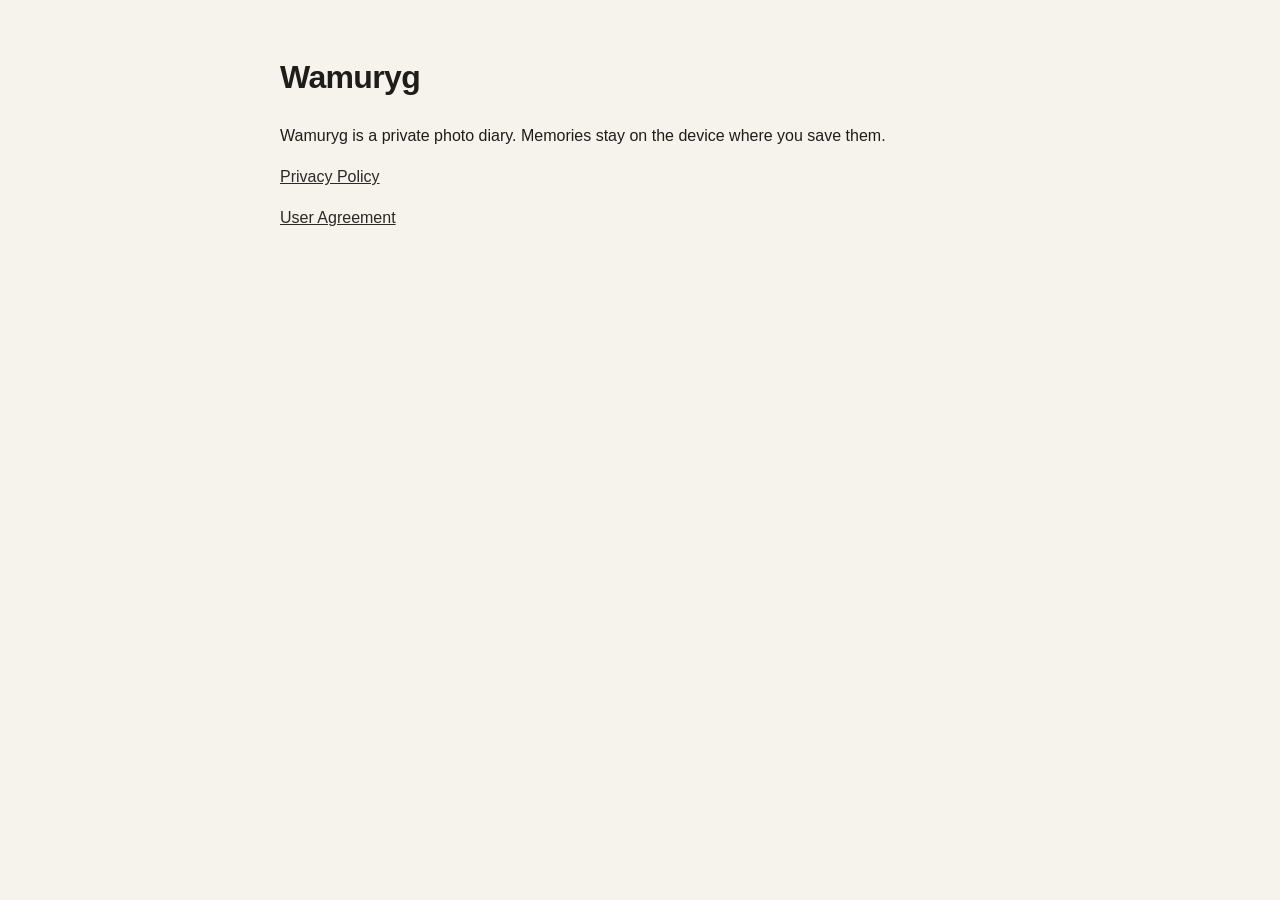
<file: index.html>
<!DOCTYPE html>
<html lang="en">
<head>
  <meta charset="utf-8">
  <meta name="viewport" content="width=device-width, initial-scale=1">
  <title>Wamuryg Support</title>
  <link rel="stylesheet" href="legal.css">
</head>
<body>
<main>
  <h1>Wamuryg</h1>
  <p>Wamuryg is a private photo diary. Memories stay on the device where you save them.</p>
  <p><a href="privacy-policy.html">Privacy Policy</a></p>
  <p><a href="user-agreement.html">User Agreement</a></p>
</main>
</body>
</html>
</file>
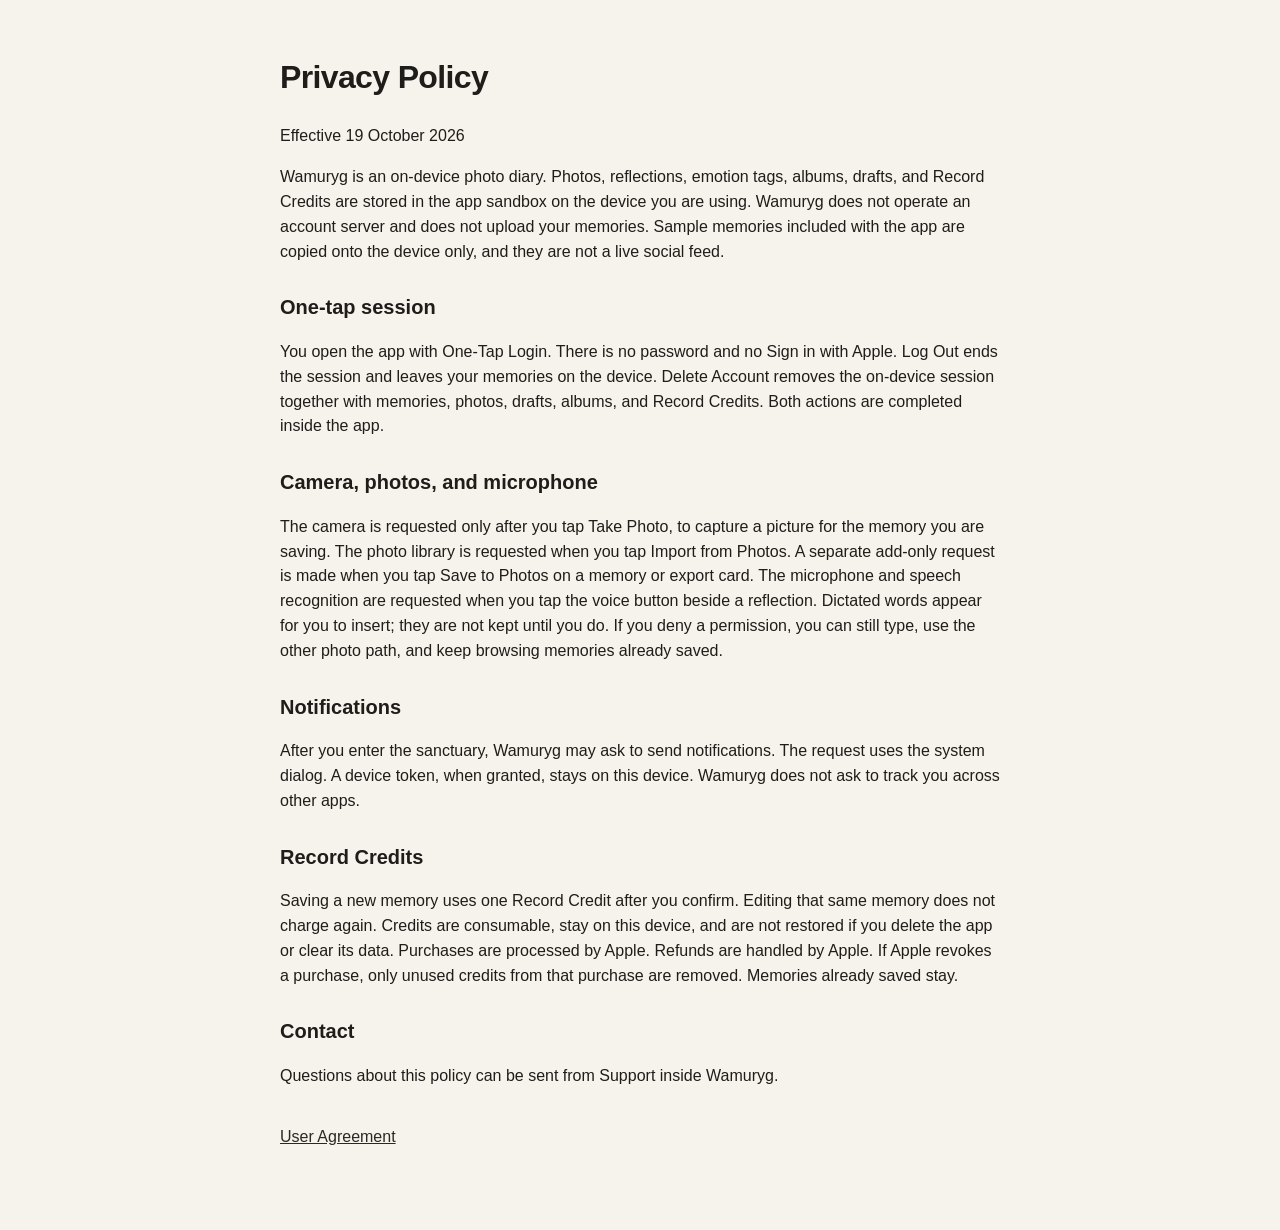
<file: privacy-policy.html>
<!DOCTYPE html>
<html lang="en">
<head>
  <meta charset="utf-8">
  <meta name="viewport" content="width=device-width, initial-scale=1">
  <title>Privacy Policy</title>
  <link rel="stylesheet" href="legal.css">
</head>
<body>
<main>
  <h1>Privacy Policy</h1>
  <p>Effective 19 October 2026</p>
  <p>Wamuryg is an on-device photo diary. Photos, reflections, emotion tags, albums, drafts, and Record Credits are stored in the app sandbox on the device you are using. Wamuryg does not operate an account server and does not upload your memories. Sample memories included with the app are copied onto the device only, and they are not a live social feed.</p>
  <h2>One-tap session</h2>
  <p>You open the app with One-Tap Login. There is no password and no Sign in with Apple. Log Out ends the session and leaves your memories on the device. Delete Account removes the on-device session together with memories, photos, drafts, albums, and Record Credits. Both actions are completed inside the app.</p>
  <h2>Camera, photos, and microphone</h2>
  <p>The camera is requested only after you tap Take Photo, to capture a picture for the memory you are saving. The photo library is requested when you tap Import from Photos. A separate add-only request is made when you tap Save to Photos on a memory or export card. The microphone and speech recognition are requested when you tap the voice button beside a reflection. Dictated words appear for you to insert; they are not kept until you do. If you deny a permission, you can still type, use the other photo path, and keep browsing memories already saved.</p>
  <h2>Notifications</h2>
  <p>After you enter the sanctuary, Wamuryg may ask to send notifications. The request uses the system dialog. A device token, when granted, stays on this device. Wamuryg does not ask to track you across other apps.</p>
  <h2>Record Credits</h2>
  <p>Saving a new memory uses one Record Credit after you confirm. Editing that same memory does not charge again. Credits are consumable, stay on this device, and are not restored if you delete the app or clear its data. Purchases are processed by Apple. Refunds are handled by Apple. If Apple revokes a purchase, only unused credits from that purchase are removed. Memories already saved stay.</p>
  <h2>Contact</h2>
  <p>Questions about this policy can be sent from Support inside Wamuryg.</p>
  <footer>
    <p><a href="user-agreement.html">User Agreement</a></p>
  </footer>
</main>
</body>
</html>
</file>
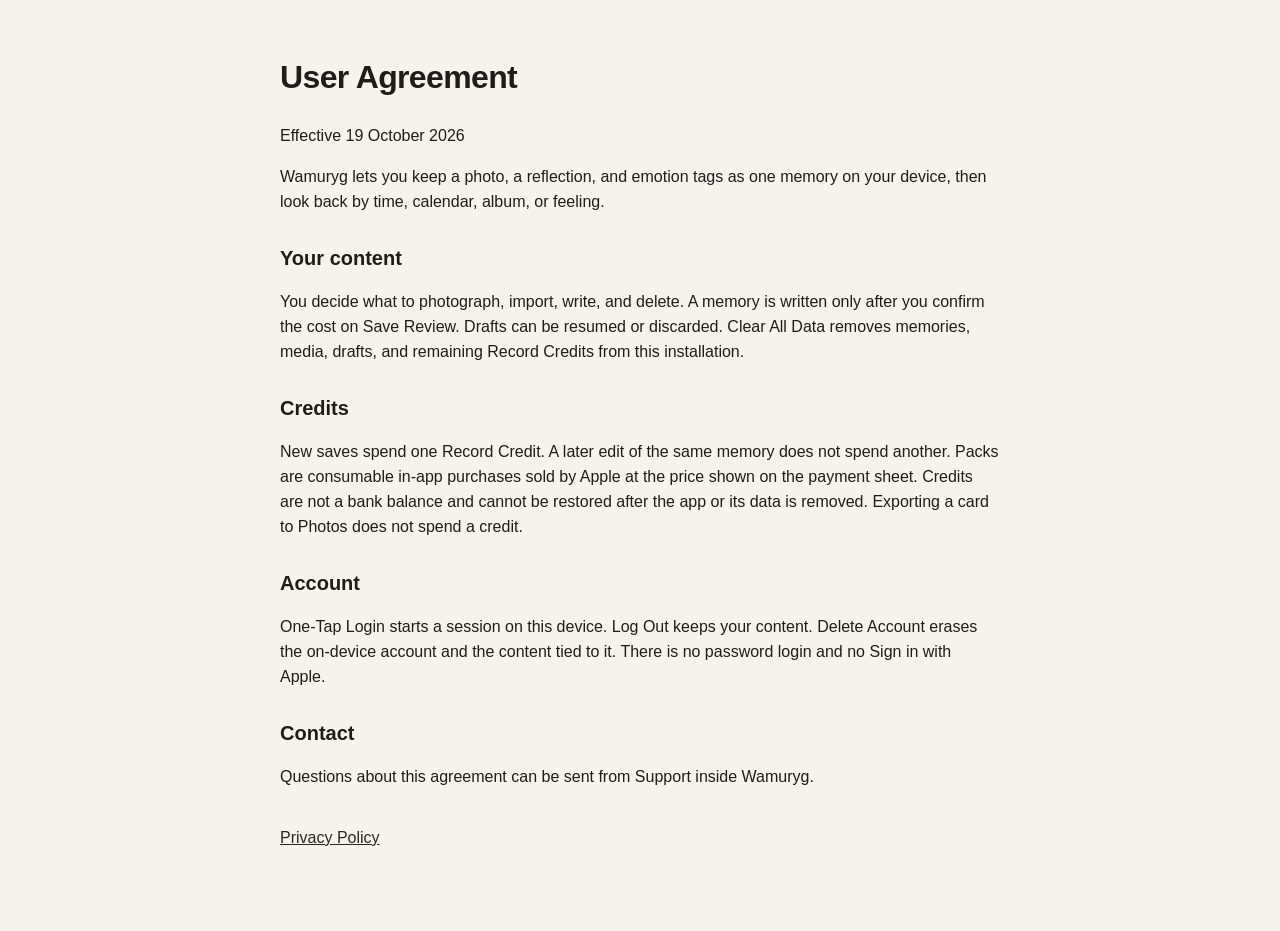
<file: user-agreement.html>
<!DOCTYPE html>
<html lang="en">
<head>
  <meta charset="utf-8">
  <meta name="viewport" content="width=device-width, initial-scale=1">
  <title>User Agreement</title>
  <link rel="stylesheet" href="legal.css">
</head>
<body>
<main>
  <h1>User Agreement</h1>
  <p>Effective 19 October 2026</p>
  <p>Wamuryg lets you keep a photo, a reflection, and emotion tags as one memory on your device, then look back by time, calendar, album, or feeling.</p>
  <h2>Your content</h2>
  <p>You decide what to photograph, import, write, and delete. A memory is written only after you confirm the cost on Save Review. Drafts can be resumed or discarded. Clear All Data removes memories, media, drafts, and remaining Record Credits from this installation.</p>
  <h2>Credits</h2>
  <p>New saves spend one Record Credit. A later edit of the same memory does not spend another. Packs are consumable in-app purchases sold by Apple at the price shown on the payment sheet. Credits are not a bank balance and cannot be restored after the app or its data is removed. Exporting a card to Photos does not spend a credit.</p>
  <h2>Account</h2>
  <p>One-Tap Login starts a session on this device. Log Out keeps your content. Delete Account erases the on-device account and the content tied to it. There is no password login and no Sign in with Apple.</p>
  <h2>Contact</h2>
  <p>Questions about this agreement can be sent from Support inside Wamuryg.</p>
  <footer>
    <p><a href="privacy-policy.html">Privacy Policy</a></p>
  </footer>
</main>
</body>
</html>
</file>
<file: legal.css>
body { margin: 0; background: #F6F3EC; color: #1F1D1A; font-family: -apple-system, BlinkMacSystemFont, "Segoe UI", sans-serif; line-height: 1.55; }
main { max-width: 720px; margin: 0 auto; padding: 32px 20px 64px; }
h1 { font-size: 32px; letter-spacing: -0.02em; }
h2 { font-size: 20px; margin-top: 28px; }
a { color: #2B2825; }
footer { margin-top: 36px; color: #635F59; }
</file>
